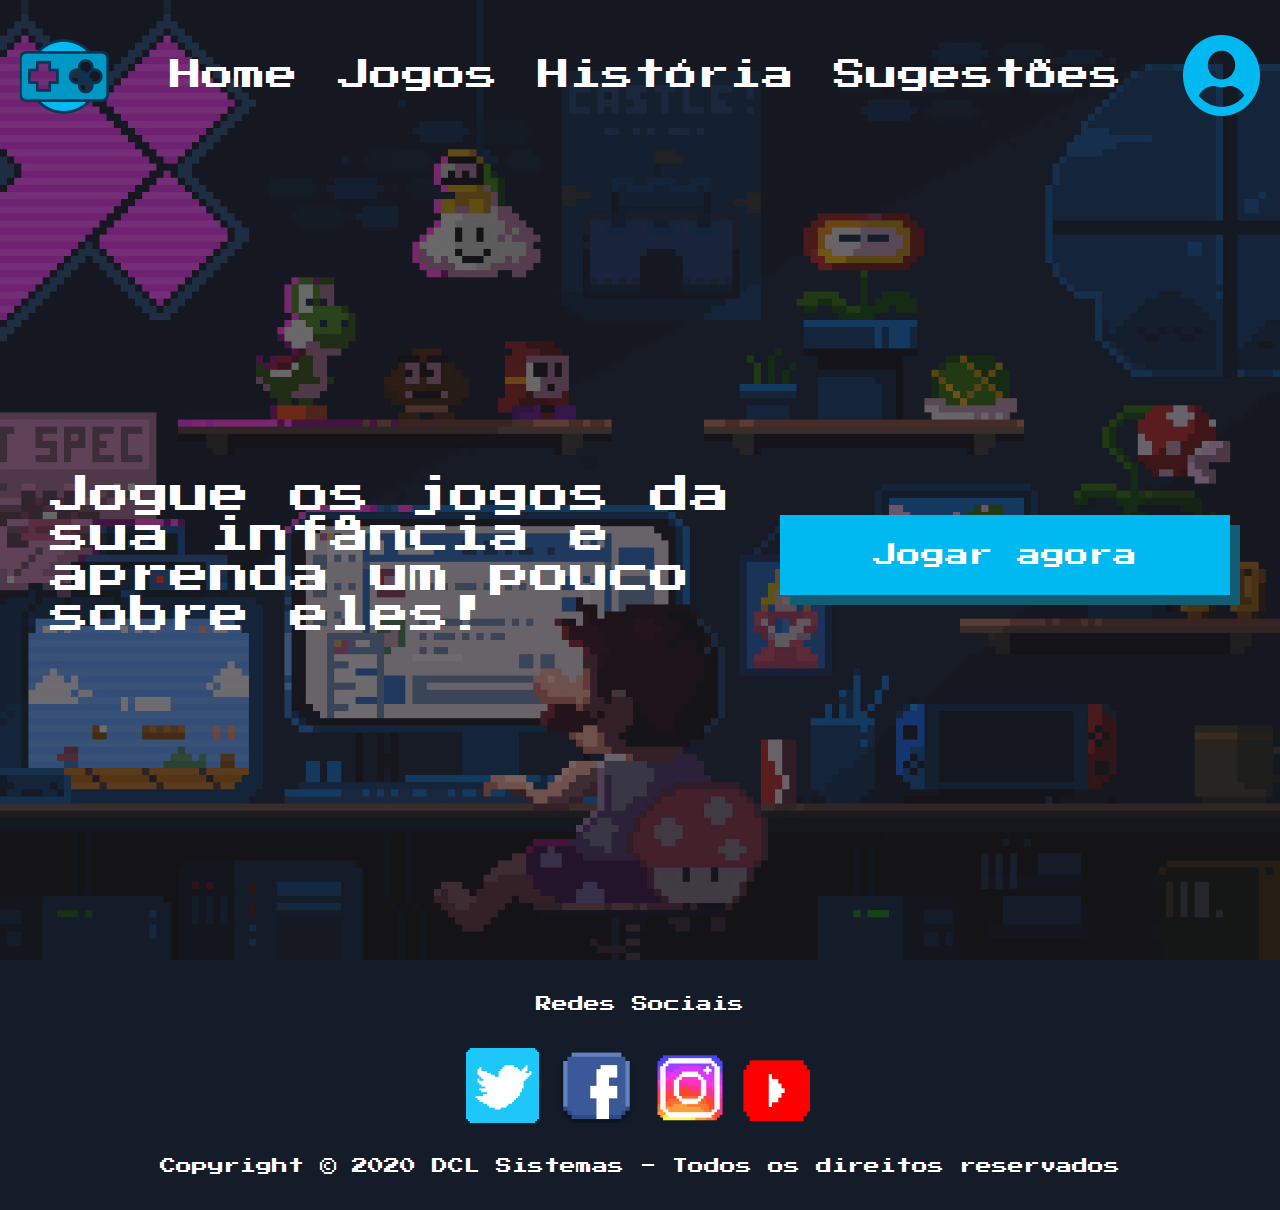
<file: index.html>
<!DOCTYPE html>
<html lang="pt-br">
<head>
    <meta charset="UTF-8">
    <meta name="viewport" content="width=device-width, initial-scale=1.0">
    <link href="css/geral.css" rel="stylesheet">
    <link href="css/index.css" rel="stylesheet">
    <link rel="preconnect" href="https://fonts.gstatic.com">
    <script src="https://ajax.googleapis.com/ajax/libs/jquery/3.5.1/jquery.min.js"></script>
    <link href="https://fonts.googleapis.com/css2?family=Press+Start+2P&display=swap" rel="stylesheet">
    <title>Retro Games</title>
</head>
<body>
    <div class="background">
        <header>
            <a href="index.html">
                <picture>
                    <source srcset="assets/images/logo.png">
                    <img src="assets/images/logo.png" alt="logotipo">
                </picture>
            </a>
            <ul>
                <li>
                    <a href="index.html">
                        Home
                    </a>
                </li>
                <li>
                    <a href="jogos.html">
                        Jogos
                    </a>
                </li>
                <li>
                    <a href="historia.html">
                        História
                    </a>
                </li>
                <li>
                    <a href="sugestao.html">
                        Sugestões
                    </a>
                </li> 
            </ul>
            <a>
                <picture>
                    <source srcset="assets/images/user-icon.png">
                    <img src="assets/images/user-icon.png" alt="ícone de usuário">
                </picture>
            </a>
        </header>

       
        <section>
            <div class="gaming" id="mario"></div>
            <button onclick="closeMario()" class="fechar">Fechar jogo</button>
            <p>
                Jogue os jogos da<br> sua infância e<br> aprenda um pouco<br> sobre eles!
            </p>
            <button onclick="playMario()" value="Jogar">Jogar agora</button>
        </section>
    </div>
    <footer>
        <p>
            Redes Sociais
        </p>
        <div>
            <a href="#"><img src="assets/icons/twitterr-icon.png" alt="Ícone do twitter"></a>
            <a href="#"><img src="assets/icons/fb-icon.png" alt="Ícone do facebook"></a>
            <a href="#"><img src="assets/icons/instagram-icon.png" alt="Ícone do instagram"></a>
            <a href="#"><img src="assets/icons/youtube-icon.png" alt="Ícone do youtube"></a>
        </div>
        <p>Copyright © 2020 DCL Sistemas - Todos os direitos reservados</p>
    </footer>

    <script>
        function playMario() {
            elements = document.querySelectorAll("section p, section button:last-child");
            elements.forEach((i) => i.style = "display: none");
            document.querySelector(".gaming").style = "display: flex";
            document.querySelector(".fechar").style = "display: block";
            $("#mario").load('./games/Mario/index.html');
        }

        function closeMario(){
            document.querySelectorAll(".gaming, .fechar").forEach((i) => i.style = "display: none;");
            document.querySelectorAll("section p, section button:last-child").forEach((i) => i.style = "display: block")
            $("#mario").empty();
        }
    </script>
    
</body>
</html>
</file>
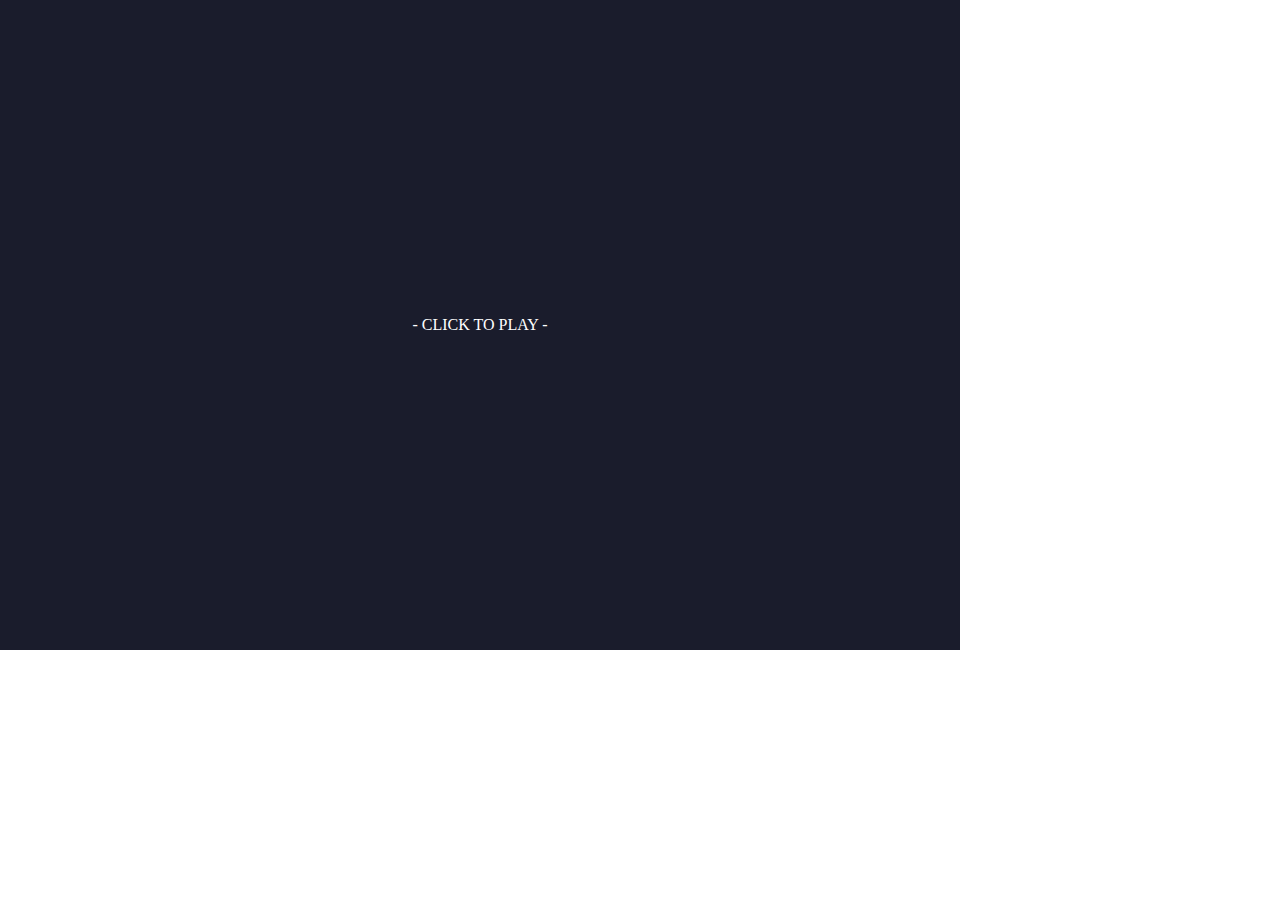
<file: games/celeste/index.html>
<!DOCTYPE html>
<html lang="en">
<head>
    <meta charset="utf-8">
    <meta http-equiv="X-UA-Compatible" content="IE=edge">
    <meta name="viewport" content="width=device-width, initial-scale=1">

    <title>TIC-80 tiny computer</title>

    <style type="text/css">
        .game-celeste { width: 75%; height: 650px;} 
    </style>
</head>
<body style="margin:0; padding:0;">

    <div class="game-celeste" style="margin: 0; position: relative; background: #1a1c2c;">

        <div id="game-frame-celeste" style="cursor: pointer; position: absolute; margin: 0 auto; opacity: 1; background: #1a1c2c; width: 100%; height: 100%;">
            <div style="text-align: center; color: white; display: flex; justify-content: center; align-items: center; width: 100%; height: 100%;">
                <p style="margin: 0;">- CLICK TO PLAY -</p>
            </div>

        </div>

        <canvas style="width: 100%; height: 100%; margin: 0 auto; display: block; image-rendering: pixelated;" id="canvas" oncontextmenu="event.preventDefault()" onmousedown="window.focus()"></canvas>
    </div>


    <script type="text/javascript">
        var Module = {canvas: document.getElementById('canvas'), arguments:['./games/celeste/cart.tic']}

        const celesteGameFrame = document.getElementById('game-frame-celeste')
        const displayStyle = window.getComputedStyle(celesteGameFrame).display;

        if (displayStyle === 'none') 
        {
            let scriptTag = document.createElement('script'), // create a script tag
            firstScriptTag = document.getElementsByTagName('script')[0]; // find the first script tag in the document
            scriptTag.src = './games/celeste/tic80.js'; // set the source of the script to your script
            firstScriptTag.parentNode.insertBefore(scriptTag, firstScriptTag); // append the script to the DOM
        } else {
            celesteGameFrame.addEventListener('click', function() {
                let scriptTag = document.createElement('script'), // create a script tag
                firstScriptTag = document.getElementsByTagName('script')[0]; // find the first script tag in the document
                scriptTag.src = './games/celeste/tic80.js'; // set the source of the script to your script
                firstScriptTag.parentNode.insertBefore(scriptTag, firstScriptTag); // append the script to the DOM
                this.remove()
            });
        }
    </script>
</body>
</html>
</file>
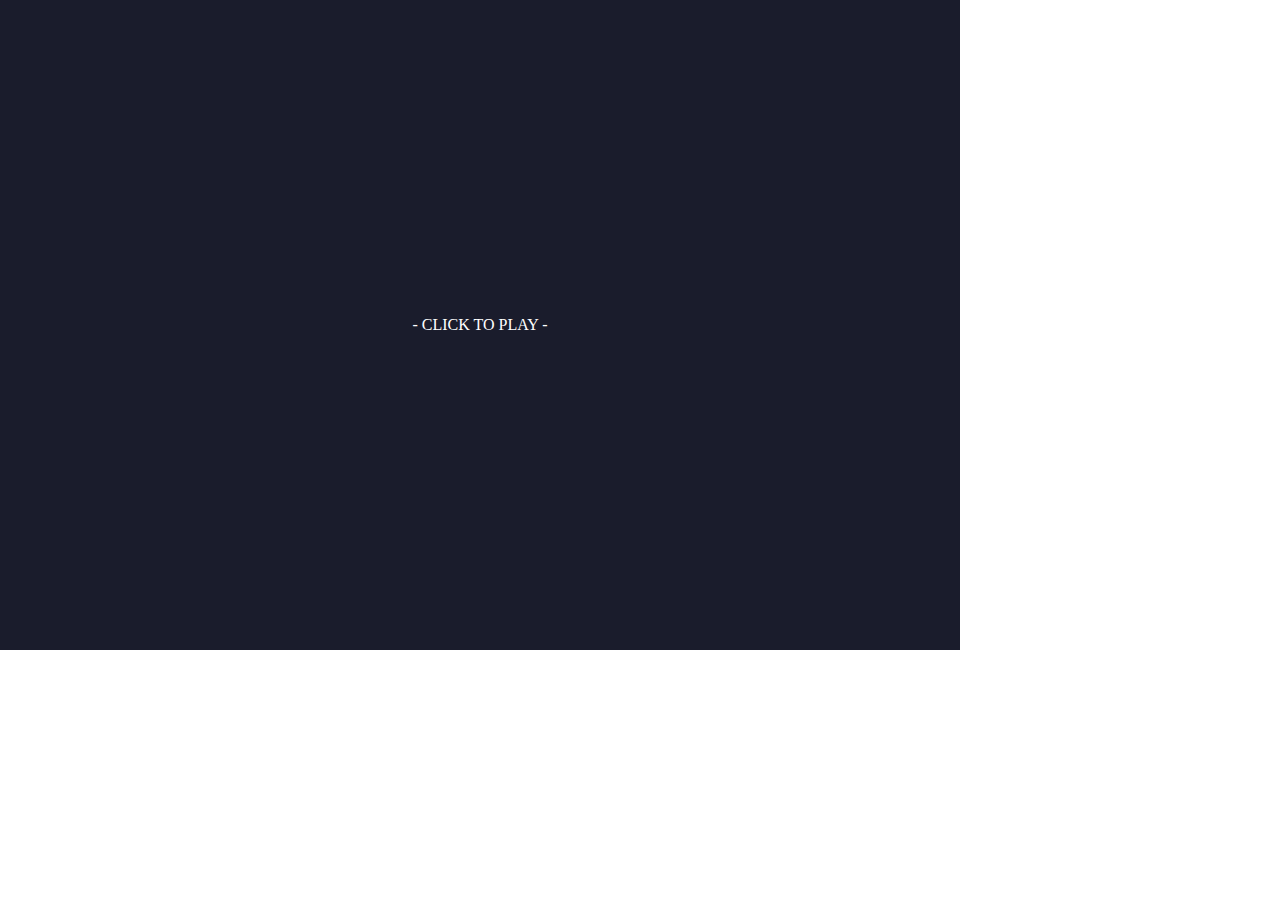
<file: games/Mario/index.html>
<!DOCTYPE html>
<html lang="en">
<head>
    <meta charset="utf-8">
    <meta http-equiv="X-UA-Compatible" content="IE=edge">
    <meta name="viewport" content="width=device-width, initial-scale=1">

    <title>TIC-80 tiny computer</title>

    <style type="text/css">
        .game-mario { width: 75%; height: 650px; margin-bottom: 1000px;} */
    </style>
</head>
<body style="margin:0; padding:0;">

    <div class="game-mario" style="margin: 0; position: relative; background: #1a1c2c;">

        <div id="game-frame" style="cursor: pointer; position: absolute; margin: 0 auto; opacity: 1; background: #1a1c2c; width: 100%; height: 100%;">
            <div style="text-align: center; color: white; display: flex; justify-content: center; align-items: center; width: 100%; height: 100%;">
                <p style="margin: 0;">- CLICK TO PLAY -</p>
            </div>

        </div>

        <canvas style="width: 100%; height: 100%; margin: 0 auto; display: block; image-rendering: pixelated;" id="canvas" oncontextmenu="event.preventDefault()" onmousedown="window.focus()"></canvas>
    </div>


    <script type="text/javascript">
        var Module = {canvas: document.getElementById('canvas'), arguments:['./games/Mario/cart.tic']}

        const gameFrame = document.getElementById('game-frame')
        const displayStyle = window.getComputedStyle(gameFrame).display;

        if (displayStyle === 'none') 
        {
            let scriptTag = document.createElement('script'), // create a script tag
            firstScriptTag = document.getElementsByTagName('script')[0]; // find the first script tag in the document
            scriptTag.src = './games/Mario/tic80.js'; // set the source of the script to your script
            firstScriptTag.parentNode.insertBefore(scriptTag, firstScriptTag); // append the script to the DOM
        } else {
            gameFrame.addEventListener('click', function() {
                let scriptTag = document.createElement('script'), // create a script tag
                firstScriptTag = document.getElementsByTagName('script')[0]; // find the first script tag in the document
                scriptTag.src = './games/Mario/tic80.js'; // set the source of the script to your script
                firstScriptTag.parentNode.insertBefore(scriptTag, firstScriptTag); // append the script to the DOM
                this.remove()
            });
        }
    </script>
</body>
</file>
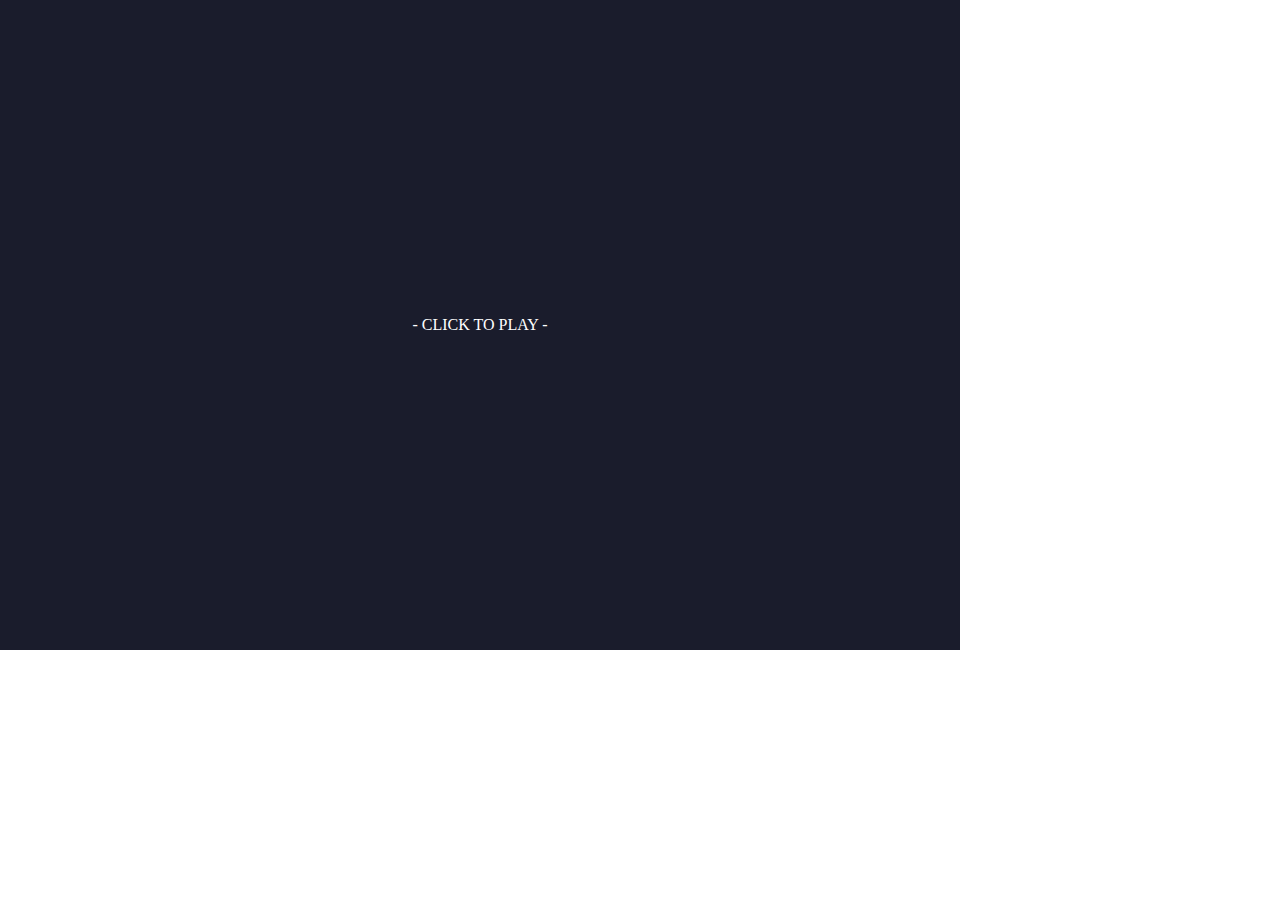
<file: games/MeatBoy/index.html>
<!DOCTYPE html>
<html lang="en">
<head>
    <style type="text/css">
    .game-meat { width: 75%; height: 650px;}
    </style>
</head>
<body style="margin:0; padding:0;">

    <div class="game-meat" style="margin: 0; position: relative; background: #1a1c2c;">

        <div id="game-frame" style="cursor: pointer; position: absolute; margin: 0 auto; opacity: 1; background: #1a1c2c; width: 100%; height: 100%;">
            <div style="text-align: center; color: white; display: flex; justify-content: center; align-items: center; width: 100%; height: 100%;">
                <p style="margin: 0;">- CLICK TO PLAY -</p>
            </div>

        </div>

        <canvas style="width: 100%; height: 100%; margin: 0 auto; display: block; image-rendering: pixelated;" id="canvas" oncontextmenu="event.preventDefault()" onmousedown="window.focus()"></canvas>
    </div>

    <script type="text/javascript">
        var Module = {canvas: document.getElementById('canvas'), arguments:['./games/MeatBoy/cart.tic']}

        const gameFrame = document.getElementById('game-frame')
        const displayStyle = window.getComputedStyle(gameFrame).display;

        if (displayStyle === 'none') 
        {
            let scriptTag = document.createElement('script'), // create a script tag
            firstScriptTag = document.getElementsByTagName('script')[0]; // find the first script tag in the document
            scriptTag.src = './games/MeatBoy/tic80.js'; // set the source of the script to your script
            firstScriptTag.parentNode.insertBefore(scriptTag, firstScriptTag); // append the script to the DOM
        } else {
            gameFrame.addEventListener('click', function() {
                let scriptTag = document.createElement('script'), // create a script tag
                firstScriptTag = document.getElementsByTagName('script')[0]; // find the first script tag in the document
                scriptTag.src = './games/MeatBoy/tic80.js'; // set the source of the script to your script
                firstScriptTag.parentNode.insertBefore(scriptTag, firstScriptTag); // append the script to the DOM
                this.remove()
            });
        }
    </script>
</body>
</html>
</file>
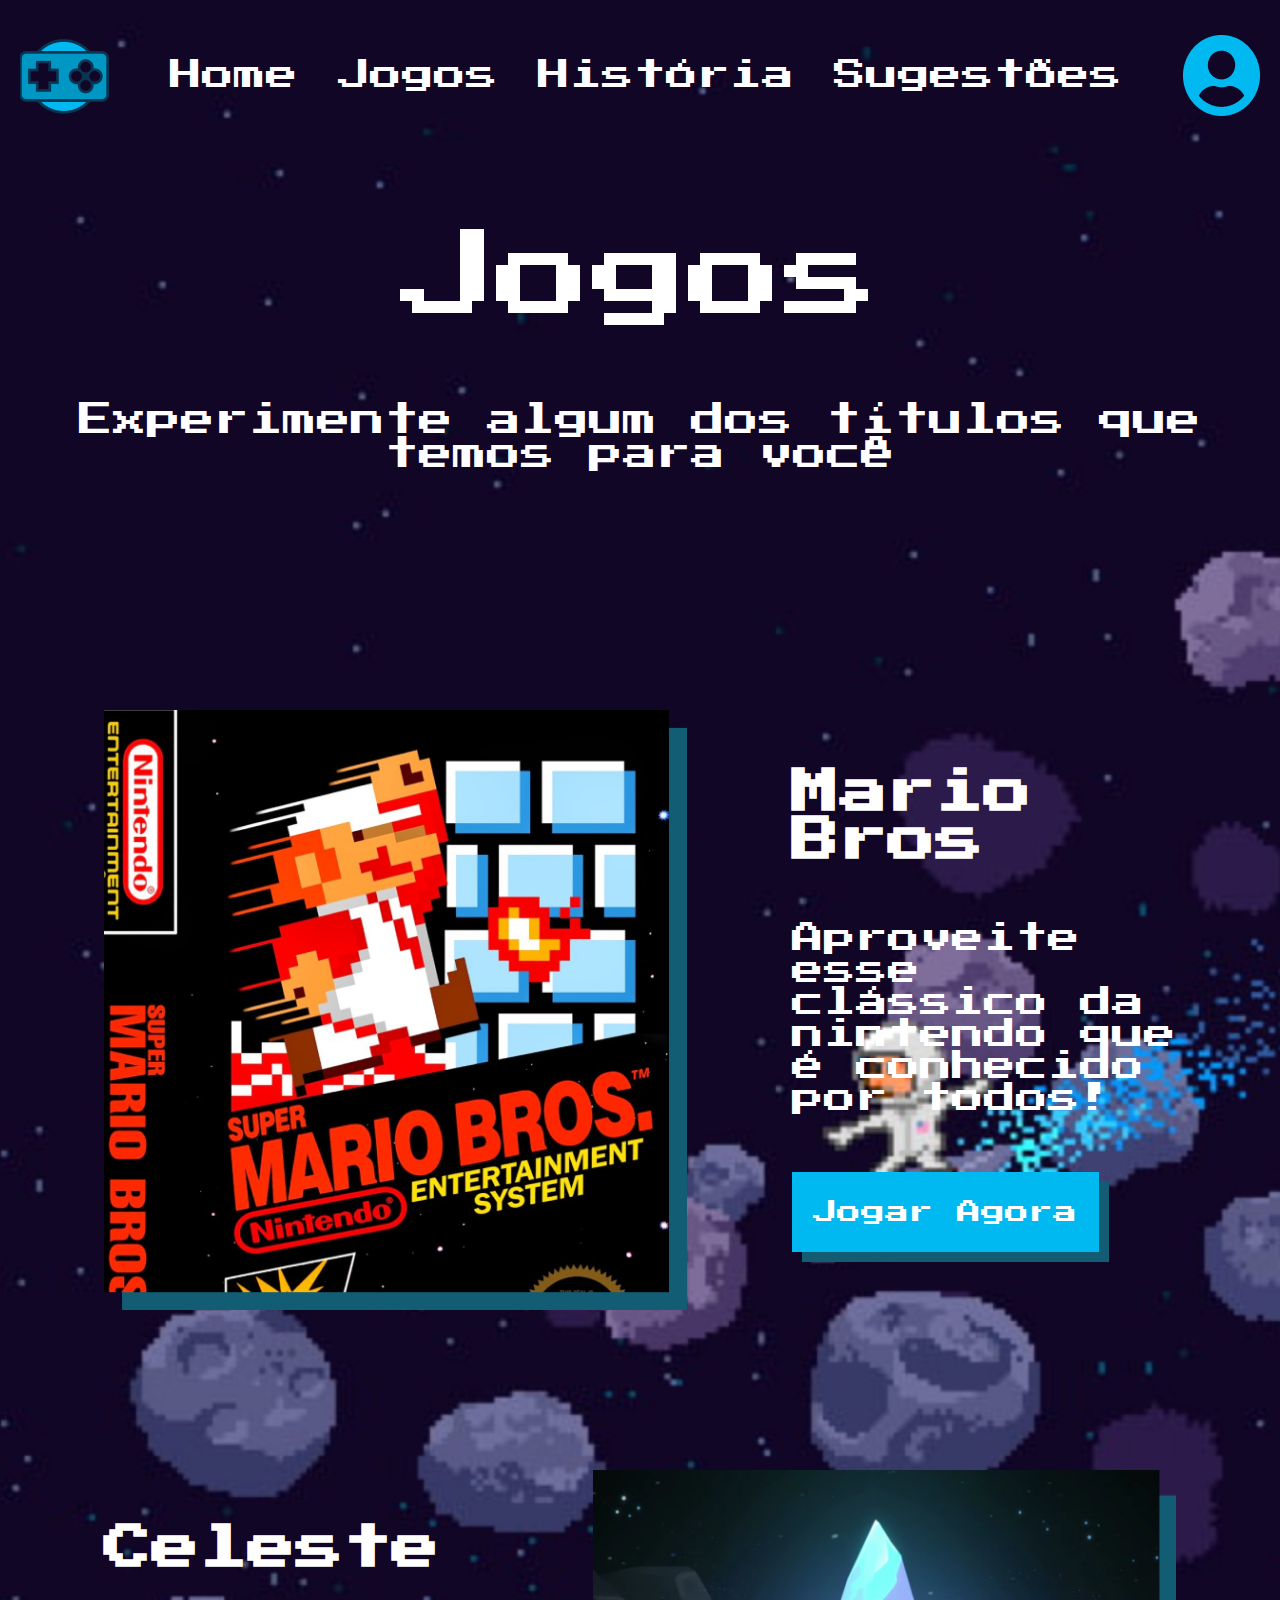
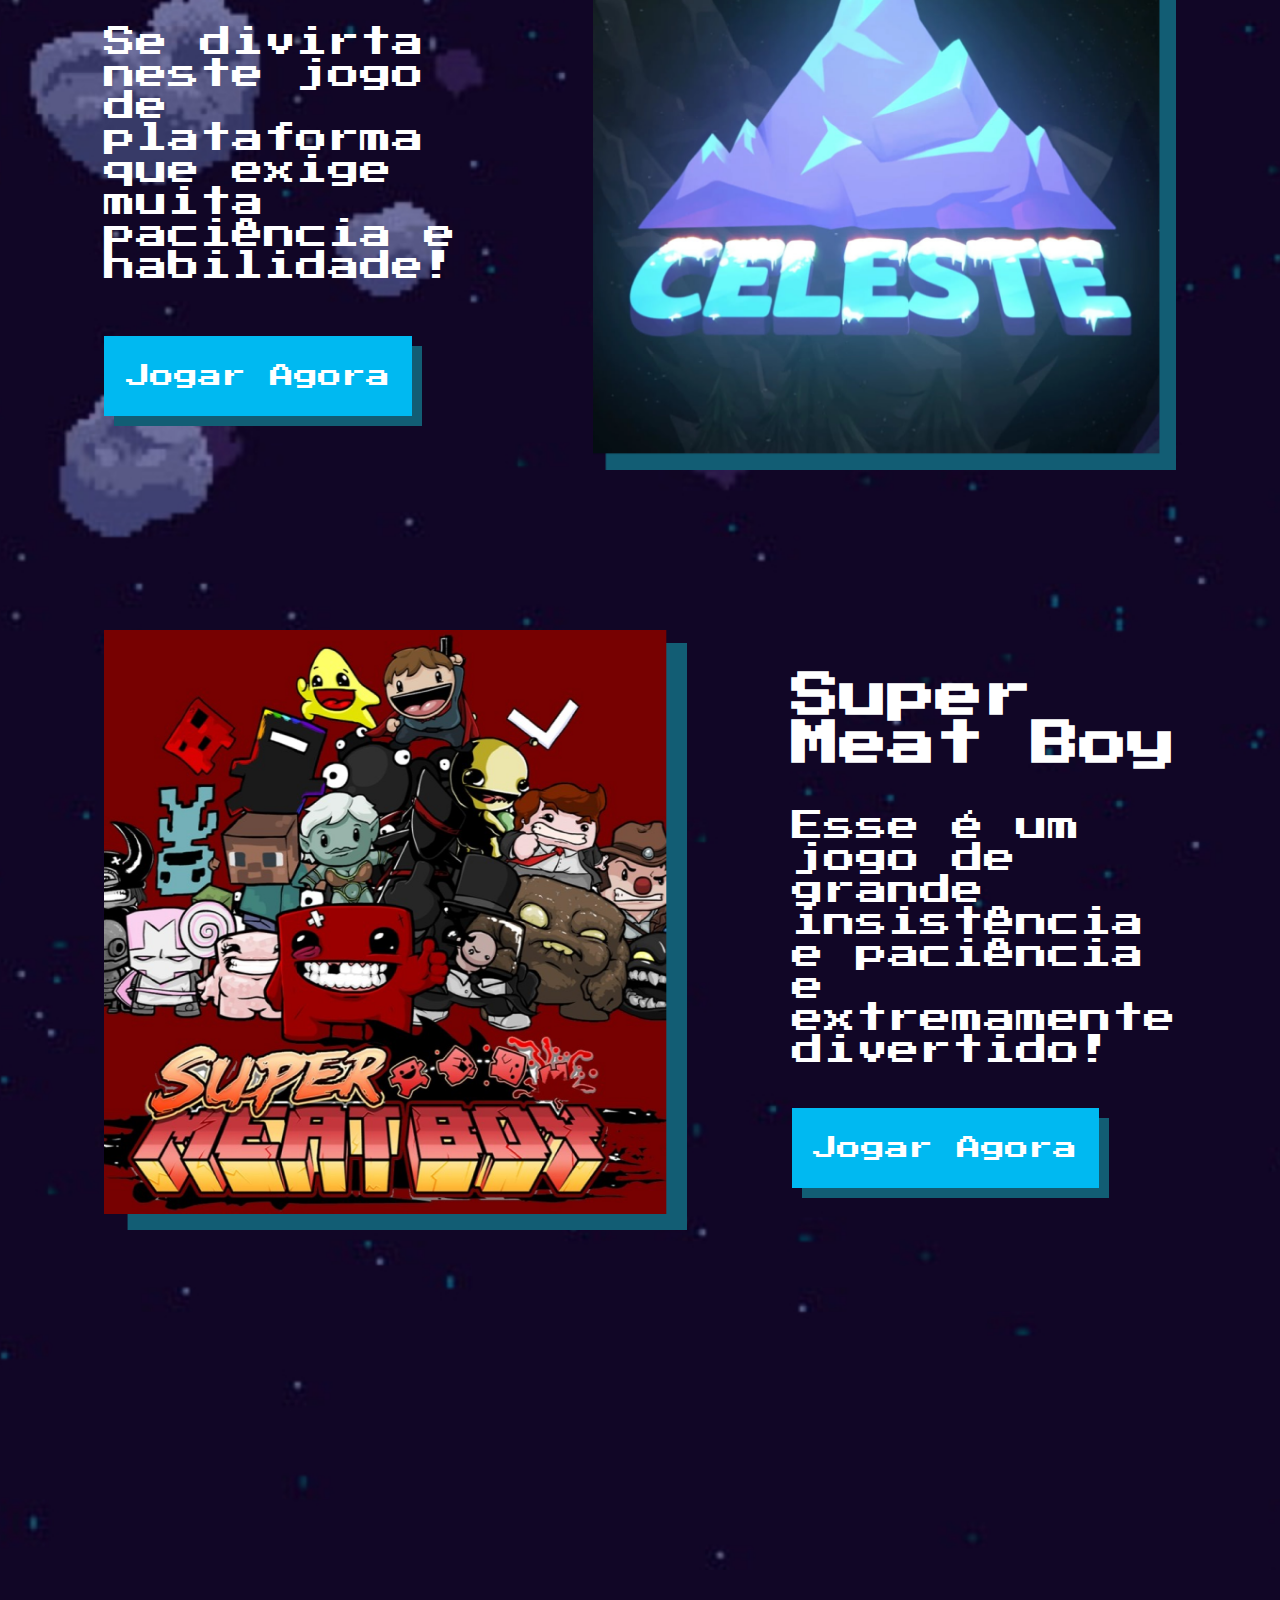
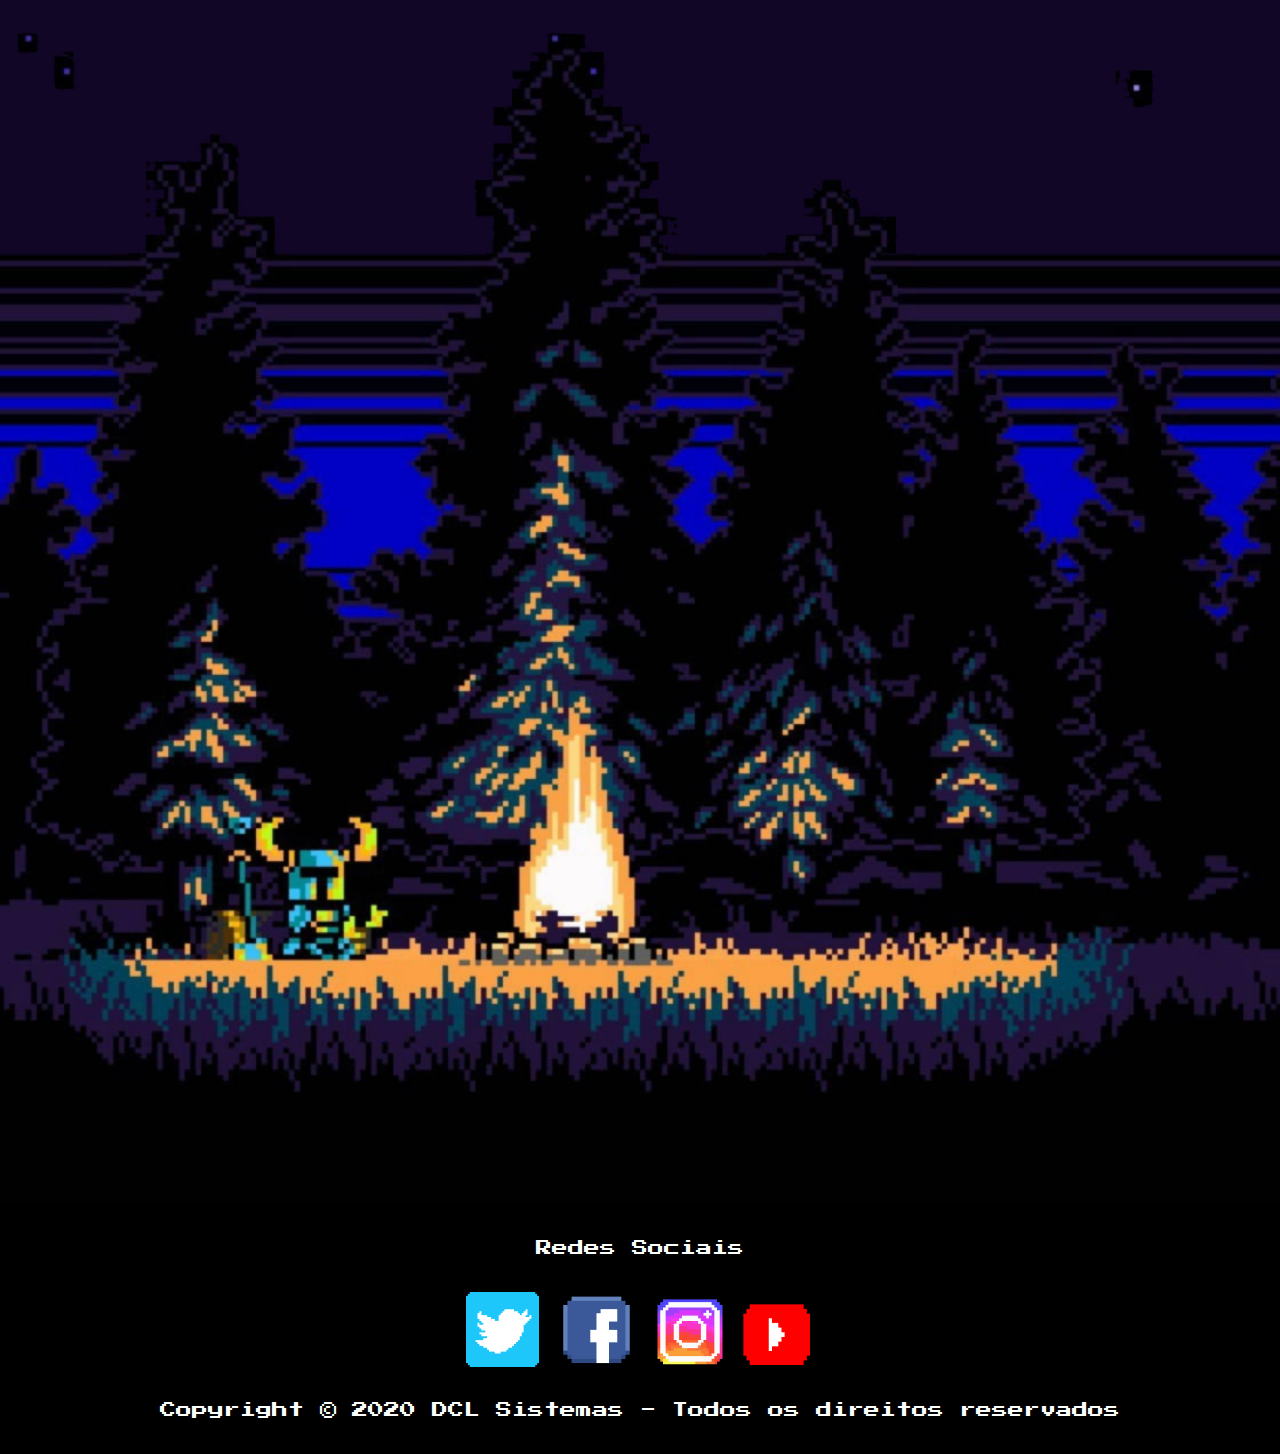
<file: jogos.html>
<!DOCTYPE html>
<html lang="pt-br">
<head>
    <meta charset="UTF-8">
    <meta name="viewport" content="width=device-width, initial-scale=1.0">
    <title>Retro Games | Jogos</title>
    <link href="css/geral.css" rel="stylesheet">
    <link href="css/jogos.css" rel="stylesheet">
    <link rel="preconnect" href="https://fonts.gstatic.com">
    <link href="https://fonts.googleapis.com/css2?family=Press+Start+2P&display=swap" rel="stylesheet">
    <script src="https://ajax.googleapis.com/ajax/libs/jquery/3.5.1/jquery.min.js"></script>
</head>
<body>
    <div class="background">
        <header>
            <a href="index.html">
                <picture>
                    <source srcset="assets/images/logo.png">
                    <img src="assets/images/logo.png" alt="logotipo">
                </picture>
            </a>
            <ul>
                <li>
                    <a href="index.html">
                        Home
                    </a>
                </li>
                <li>
                    <a href="jogos.html">
                        Jogos
                    </a>
                </li>
                <li>
                    <a href="historia.html">
                        História
                    </a>
                </li>
                <li>
                    <a href="sugestao.html">
                        Sugestões
                    </a>
                </li> 
            </ul>
            <a>
                <picture>
                    <source srcset="assets/images/user-icon.png">
                    <img src="assets/images/user-icon.png" alt="ícone de usuário">
                </picture>
            </a>
        </header>

        <section class="titulo-jogos">
            <h2>Jogos</h2>
            <p>Experimente algum dos  títulos que temos para você</p>
        </section>

        <section>
            <div class="playing mario">
                <div class="gaming" id="mario"></div>
                <button onclick="closeMario()" class="back">Fecha Jogo</button>
            </div>
            
            <div class="game">
                <img src="assets/images/game-mario.png">
                <div>
                    <h3>Mario Bros</h3>
                    <p>Aproveite esse clássico da nintendo que é conhecido por todos!</p>
                    <button onclick="playMario();">Jogar Agora</button>
                </div>
            </div>
            <div class="playing celeste">
            <div class="gaming" id="celeste"></div>
            <button onclick="closeCeleste()" class="back">Fechar Jogo</button>
            </div>
            <div class="game">
                <div>
                    <h3>Celeste</h3>
                    <p>Se divirta neste jogo de plataforma que exige muita paciência e habilidade!</p>
                    <button onclick="playCeleste();">Jogar Agora</button>
                </div>
                <img src="assets/images/game-celeste.png">
            </div>
            <div class="playing meatboy">
            <div class="gaming" id="meatBoy"></div>
            <button onclick="closeMeat()" class="back">Fecha Jogo</button>
            </div>
            <div class="game">
                <img src="assets/images/game-meatBoy.png">
                <div>
                    <h3>Super Meat Boy</h3>
                    <p>Esse é um jogo de grande insistência e paciência e extremamente divertido!</p>
                    <button onclick="playMeatBoy();">Jogar Agora</button>
                </div>
            </div>
        </section>
    </div>
        <footer>
            <p>
                Redes Sociais
            </p>
            <div>
                <a href="#"><img src="assets/icons/twitterr-icon.png" alt="Ícone do twitter"></a>
                <a href="#"><img src="assets/icons/fb-icon.png" alt="Ícone do facebook"></a>
                <a href="#"><img src="assets/icons/instagram-icon.png" alt="Ícone do instagram"></a>
                <a href="#"><img src="assets/icons/youtube-icon.png" alt="Ícone do youtube"></a>
            </div>
            <p>Copyright © 2020 DCL Sistemas - Todos os direitos reservados</p>
        </footer>

        <script>
            function playMario(){
                document.querySelector("section:last-child > div:nth-child(2)").setAttribute("style", "display: none;")
                document.querySelector("#mario").style = "display: flex; align-itens: center; justify-content: center; margin-bottom: 200px;"
                document.querySelector(".mario .back").style = "display: block"
                $("#mario").load('./games/Mario/index.html')
            }

            function closeMario(){
                document.querySelector(".mario").style = "display: none";
                document.querySelector("section:last-child > div:nth-child(2)").setAttribute("style", "display: flex;")
            }
            function playMeatBoy(){
                document.querySelector("section:last-child > div:nth-child(6)").setAttribute("style", "display: none;")
                document.querySelector("#meatBoy").style = "display: flex; align-itens: center; justify-content: center; margin-bottom: 200px;"
                document.querySelector(".meatboy .back").style = "display: block"
                $("#meatBoy").load('./games/MeatBoy/index.html')
            }

            function closeMeat(){
                document.querySelector(".meatboy").style = "display: none";
                document.querySelector("section:last-child > div:nth-child(6)").setAttribute("style", "display: flex;")
            }
            function playCeleste(){
                document.querySelector("section:last-child > div:nth-child(4)").setAttribute("style", "display: none;")
                document.querySelector("#celeste").style = "display: flex; align-itens: center; justify-content: center; margin-bottom: 200px;"
                document.querySelector(".celeste .back").style = "display: block"
                $("#celeste").load('./games/celeste/index.html')
            }

            function closeCeleste(){
                document.querySelector(".celeste").style = "display: none";
                document.querySelector("section:last-child > div:nth-child(4)").setAttribute("style", "display: flex;")
            }
        </script>
</body>
</html>
</file>
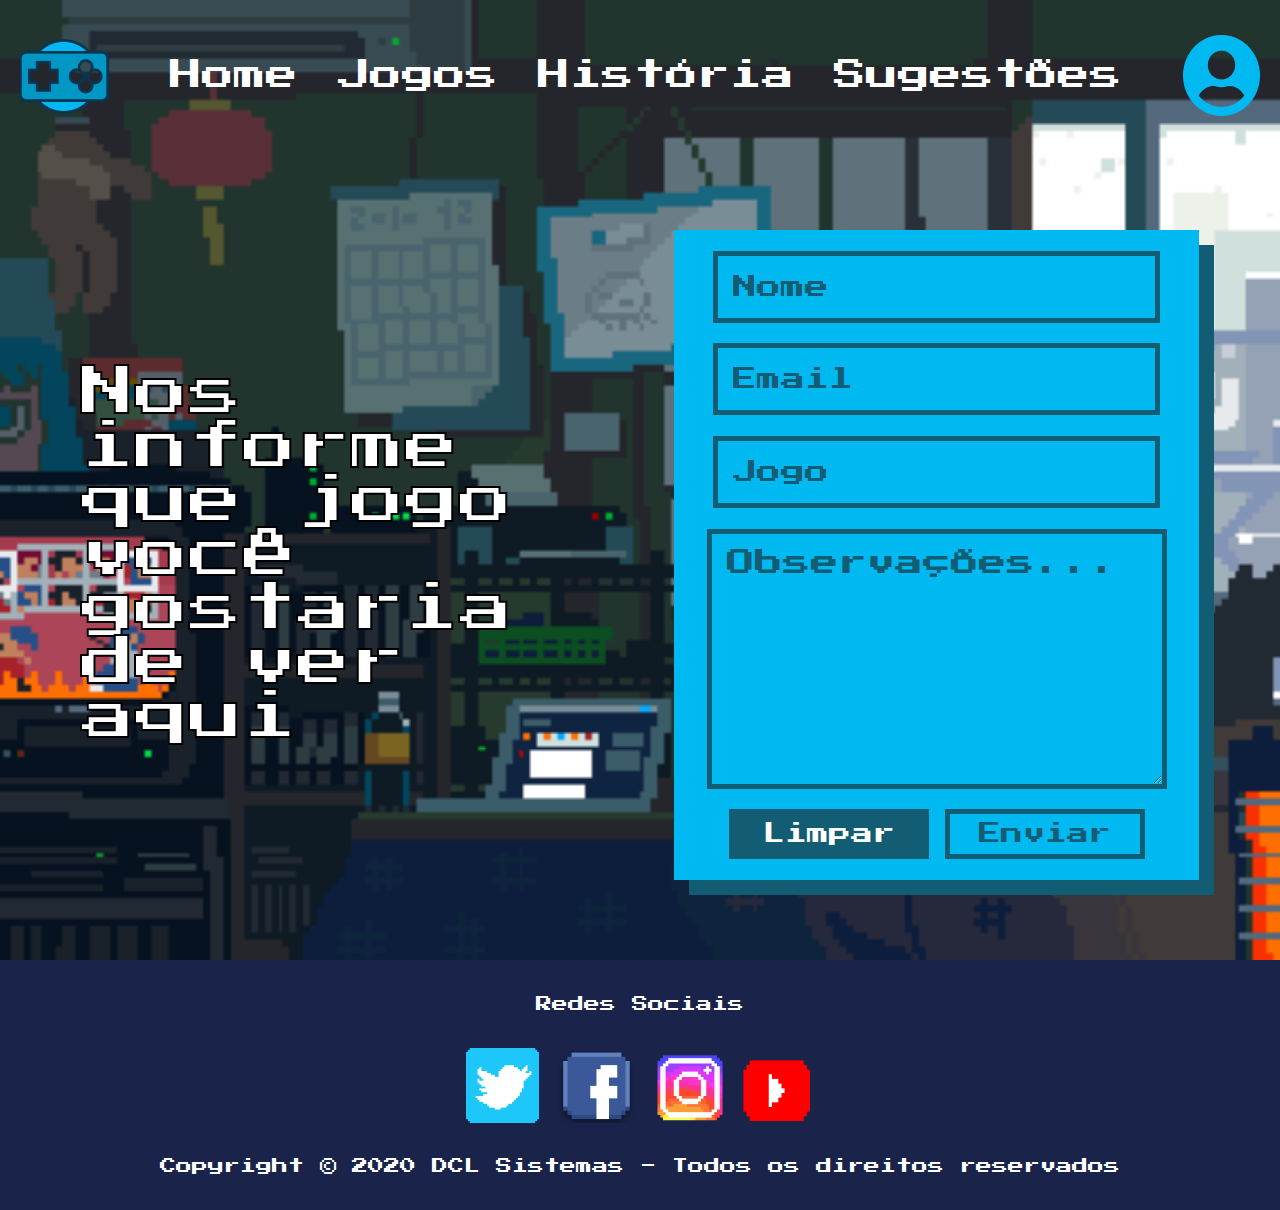
<file: sugestao.html>
<!DOCTYPE html>
<html lang="pt-br">
<head>
    <meta charset="UTF-8">
    <meta name="viewport" content="width=device-width, initial-scale=1.0">
    <title>Retro Games | Sugestões</title>
    <link href="css/geral.css" rel="stylesheet">
    <link href="css/sugestao.css" rel="stylesheet">
    <link rel="preconnect" href="https://fonts.gstatic.com">
    <link href="https://fonts.googleapis.com/css2?family=Press+Start+2P&display=swap" rel="stylesheet">
</head>
<body>
    <div class="background">
        <header>
            <a href="index.html">
                <picture>
                    <source srcset="assets/images/logo.png">
                    <img src="assets/images/logo.png" alt="logotipo">
                </picture>
            </a>
            <ul>
                <li>
                    <a href="index.html">
                        Home
                    </a>
                </li>
                <li>
                    <a href="jogos.html">
                        Jogos
                    </a>
                </li>
                <li>
                    <a href="historia.html">
                        História
                    </a>
                </li>
                <li>
                    <a href="sugestao.html">
                        Sugestões
                    </a>
                </li> 
            </ul>
            <a>
                <picture>
                    <source srcset="assets/images/user-icon.png">
                    <img src="assets/images/user-icon.png" alt="ícone de usuário">
                </picture>
            </a>
        </header>

        <section>
            <p>
                Nos informe que jogo você gostaria de ver aqui
            </p>
                <form action="POST" action="#">
                    <input placeholder="Nome" type="text">
                    <input placeholder="Email" type="email">
                    <input placeholder="Jogo" type="text">
                    <textarea placeholder="Observações..."></textarea>
                    <div>
                        <button type="reset">Limpar</button> 
                        <button type="submit">Enviar</button> 
                    </div>
                </form>
        </section>

    </div>
    <footer>
        <p>
            Redes Sociais
        </p>
        <div>
            <a href="#"><img src="assets/icons/twitterr-icon.png" alt="Ícone do twitter"></a>
            <a href="#"><img src="assets/icons/fb-icon.png" alt="Ícone do facebook"></a>
            <a href="#"><img src="assets/icons/instagram-icon.png" alt="Ícone do instagram"></a>
            <a href="#"><img src="assets/icons/youtube-icon.png" alt="Ícone do youtube"></a>
        </div>
        <p>Copyright © 2020 DCL Sistemas - Todos os direitos reservados</p>
    </footer>
</body>
</html>
</file>
<file: css/geral.css>
*{
    margin: 0;
    font-family: 'Press Start 2P', cursive;
}

body > div > header:first-child, body > header:first-child {
    display: flex;
    flex-direction: row;
    justify-content: space-around;
    align-items: center;
    width: 100%;
    height: 150px;
    flex-wrap: wrap;
    
}

header ul{
    list-style: none;
    display: flex;
    justify-content: space-around;
    flex-wrap: wrap;
    padding-left: 0;
}

header  li a{
    margin: 20px;
    text-decoration: none;
    color: white;
    font-size: 32px;
}

header li a:hover{
    color: #00B9F1;
}


footer {
    height: 250px;
    width: 100%;
    text-align: center;
    display: flex;
    flex-direction: column;
    justify-content: space-evenly;
}
</file>
<file: css/index.css>
body {
    color: white;
    background-color: #141C2A;
}


section{
    display: flex;
    justify-content: space-evenly;
    align-items: center;
    height: 90vh;
    flex-wrap: wrap;
}

section p{
    font-size: 40px;
}

button{
    background-color: #00B9F1;
    height: 80px;
    width: 450px;
    color: white;
    border: none;
    font-size: 24px;
    box-shadow: 10px 10px 0 0 rgb(18, 93, 116);
    outline: none;
}

.fechar{
    display: none;
    background-color: #B4181C ;
    box-shadow: 10px 10px 0 0 #6A050B;
}

.background {
    background-image: url(../assets/bg/index-bg.png);
    background-size: cover;
    background-position: center;
    background-repeat: no-repeat;
}

.gaming{
    display: none;
    height: 500px;
    width: 80vw;
    justify-content: center;
    align-items: center;
}
</file>
<file: css/jogos.css>
h2 {
    font-weight: normal;
    font-size: 96px;
}

body {
    background-color: black;
}

body > div > section{
    height: 3854px;
}

.playing{
    display: flex;
    flex-direction: column;
    align-items: center;
    justify-content: center;
}

.back {
    display: none;
    height: 80px;
    width: 40%;
    color: white;
    border: none;
    font-size: 24px;
    background-color: #B4181C ;
    box-shadow: 10px 10px 0 0 #6A050B;
    outline: none;
}

.gaming{
    display: none;
    height: 500px;
    width: 80vw;
}


.game{
    display: flex;
    flex-direction: row;
    flex-wrap: wrap;
    justify-content: space-evenly;
    align-items: center;
    color: white;
    padding-top: 10em;
}

.game > div {
    display: flex;
    flex-direction: column;
    align-items: flex-start;
    text-align: start;
    justify-content: space-evenly;
    height: 600px;
    width: 30%;
}

.game > img {
    height: 600px;
    width: 583px;
}

.game h3 {
    font-size: 48px;
}

.game p {
    font-size: 32px;
}

.game button{
    background-color: #00B9F1;
    height: 80px;
    width: 80%;
    color: white;
    border: none;
    font-size: 24px;
    box-shadow: 10px 10px 0 0 rgb(18, 93, 116);
    outline: none;
}

.titulo-jogos{
    height: 400px;
    color: white;
    text-align: center;
    display: flex;
    flex-direction: column;
    justify-content: space-evenly;
}

.titulo-jogos p {
    font-size: 34px;
}

.background {
    background-image: url(../assets/bg/jogos-bg.png);
    background-size: cover;
    background-position: center;
    background-repeat: no-repeat;
}

footer{
    color: white;
}
</file>
<file: css/sugestao.css>
body{
    background-color: #1A244B;
}

section{
    display: flex;
    justify-content: space-evenly;
    align-items: center;
    height: 90vh;
    flex-wrap: wrap;
}

section > p {
    font-size: 54px;
    color: white;
    width: 40%;
    text-align: start;
    -webkit-text-stroke-width: 2px;
    -webkit-text-stroke-color: black;
}

form{
    height: 650px;
    width: 525px;
    display: flex;
    flex-direction: column;
    align-items: center;
    justify-content: space-evenly;
    background-color: #00B9F1;
    box-shadow: 15px 15px 0 0 #125D74;
}

input{
    height: 60px;
    width: 80%;
    background-color: transparent;
    color: #125D74;
    border: 5px solid  #125D74;
    font-size: 24px;
    outline: none;
    padding-left: 15px ;
}

input::placeholder{
    color: #125D74;
    font-size: 24px;
}

textarea{
    height: 220px;
    width: 80%;
    background-color: transparent;
    border: 5px solid  #125D74;
    font-size: 28px;
    color: #125D74;
    outline: none;
    padding: 15px ;
}

textarea::placeholder{
    color: #125D74;
    font-size: 28px;
}

button{
    width: 200px;
    height: 50px;
    outline: none;
    font-size: 22px;
}

form div > button:first-child{
    background-color: #125D74;
    border: none;
    color: white;
}

form div > button:last-child{
    background-color: transparent;
    border: 5px solid  #125D74;
    color: #125D74;
}


.background {
    background-image: url("../assets/bg/sugestao-bg.gif");
    background-size: cover;
    background-position: center;
    background-repeat: no-repeat;
}

footer{
    color: white;
}
</file>
